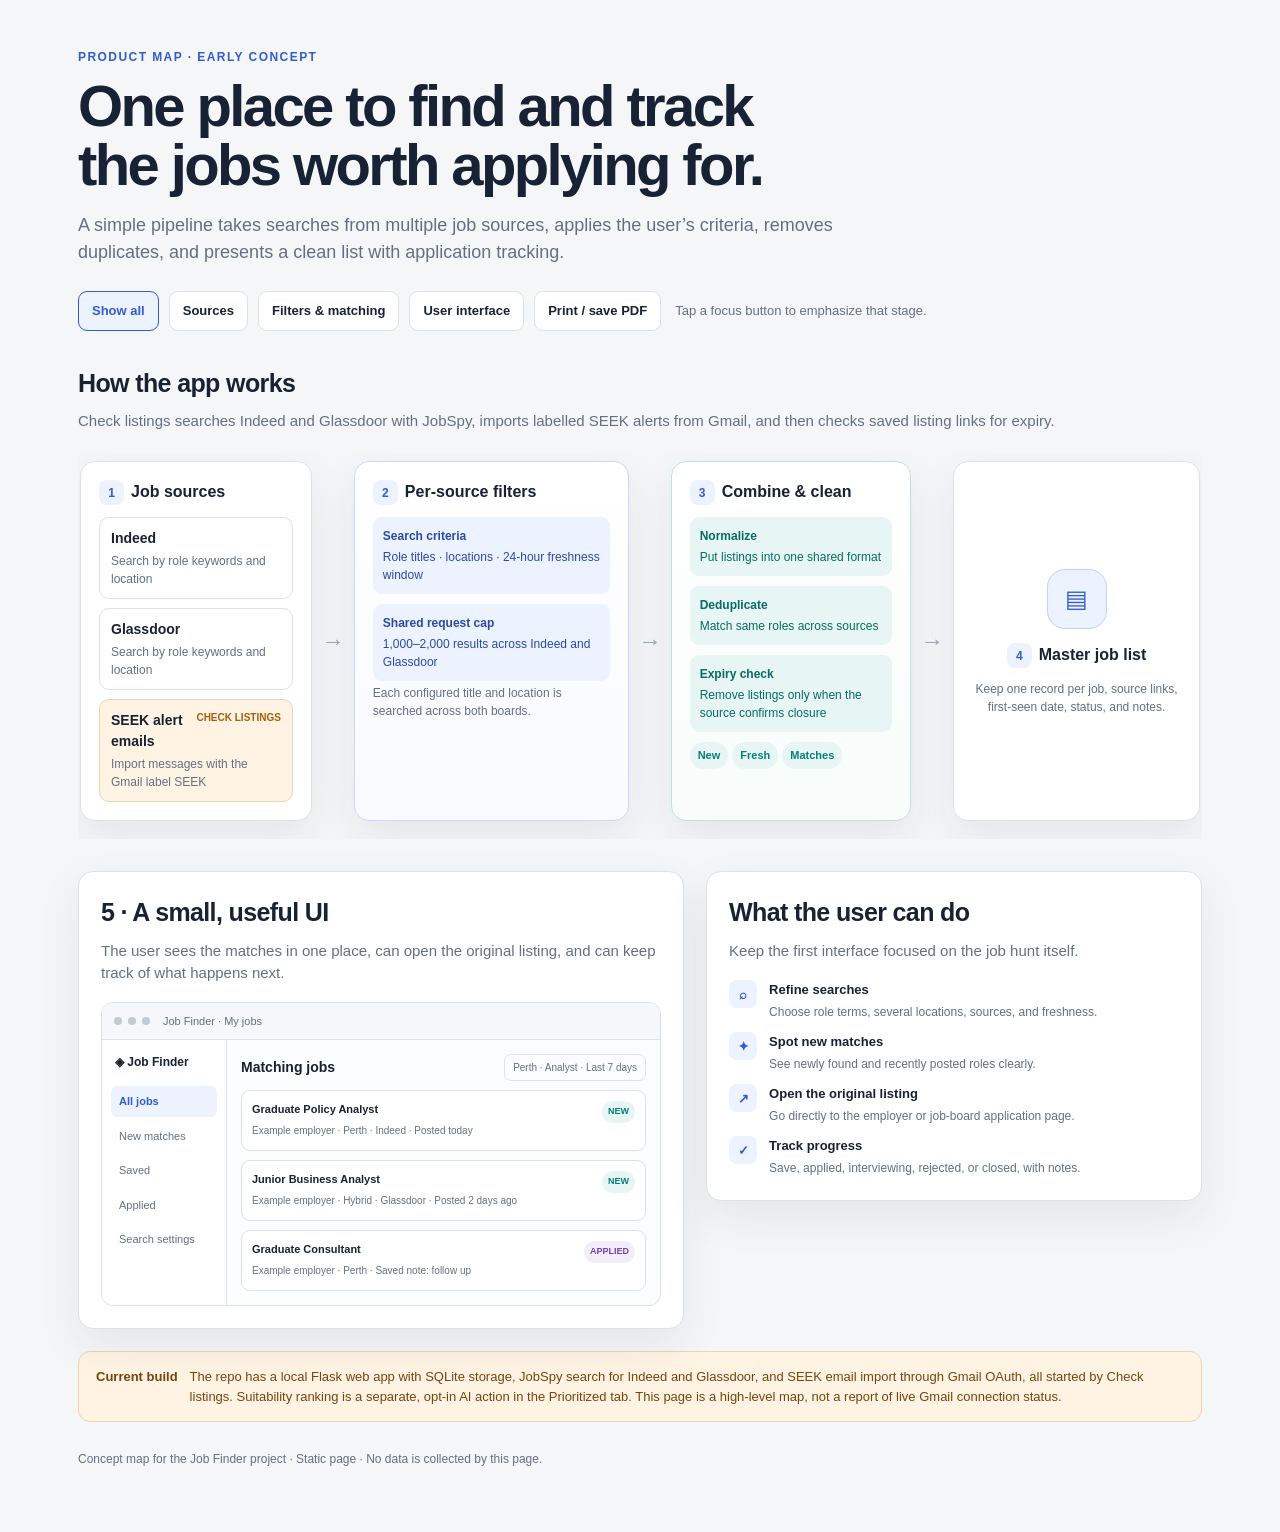
<file: highlevel-seek.html>
<!doctype html>
<html lang="en">
<head>
  <meta charset="utf-8">
  <meta name="viewport" content="width=device-width, initial-scale=1">
  <meta name="theme-color" content="#f5f6f8">
  <title>Job Finder — High-level app map</title>
  <style>
    :root {
      color-scheme: light;
      --ink: #172235;
      --muted: #637083;
      --line: #dce2e9;
      --paper: #ffffff;
      --wash: #f5f6f8;
      --blue: #335cce;
      --blue-soft: #edf2ff;
      --teal: #087e78;
      --teal-soft: #e7f6f4;
      --amber: #a45c0a;
      --amber-soft: #fff4e3;
      --violet: #7545a5;
      --violet-soft: #f4edfb;
      --shadow: 0 16px 44px rgba(24, 39, 65, .08);
    }
    * { box-sizing: border-box; }
    body {
      margin: 0;
      background: var(--wash);
      color: var(--ink);
      font: 15px/1.5 ui-sans-serif, -apple-system, BlinkMacSystemFont, "Segoe UI", sans-serif;
    }
    .page { max-width: 1180px; margin: 0 auto; padding: 48px 28px 64px; }
    .eyebrow { color: var(--blue); font-size: 12px; font-weight: 800; letter-spacing: .12em; text-transform: uppercase; }
    h1 { max-width: 760px; margin: 10px 0 12px; font-size: clamp(36px, 6vw, 58px); line-height: 1.02; letter-spacing: -.045em; }
    .intro { max-width: 760px; color: var(--muted); font-size: 18px; }
    .toolbar { display: flex; flex-wrap: wrap; align-items: center; gap: 10px; margin: 25px 0 34px; }
    button {
      appearance: none; border: 1px solid var(--line); border-radius: 9px; padding: 9px 13px;
      background: var(--paper); color: var(--ink); font: inherit; font-size: 13px; font-weight: 700; cursor: pointer;
    }
    button:hover { border-color: #aab7c7; }
    button[aria-pressed="true"] { border-color: var(--blue); background: var(--blue-soft); color: var(--blue); }
    .toolbar .hint { margin-left: 4px; color: var(--muted); font-size: 13px; }
    h2 { margin: 0 0 8px; font-size: 25px; letter-spacing: -.025em; }
    .section-copy { margin: 0 0 20px; color: var(--muted); }
    .flow-shell { overflow-x: auto; padding: 8px 2px 18px; }
    .flow { display: grid; grid-template-columns: 1.08fr 42px 1.28fr 42px 1.12fr 42px 1.15fr; align-items: stretch; min-width: 980px; }
    .arrow { display: grid; place-items: center; color: #96a3b4; font-size: 23px; }
    .card, .panel { border: 1px solid var(--line); border-radius: 15px; background: var(--paper); box-shadow: var(--shadow); }
    .card { padding: 18px; }
    .card h3 { margin: 0 0 12px; font-size: 16px; }
    .step { display: inline-grid; width: 25px; height: 25px; margin-right: 7px; place-items: center; border-radius: 8px; background: var(--blue-soft); color: var(--blue); font-size: 12px; }
    .source { padding: 10px 11px; border: 1px solid var(--line); border-radius: 10px; background: #fff; }
    .source + .source { margin-top: 9px; }
    .source strong { display: block; font-size: 14px; }
    .source small, .micro { display: block; margin-top: 3px; color: var(--muted); font-size: 12px; }
    .source.gmail { border-color: #ead4b4; background: var(--amber-soft); }
    .source.pause { border-style: dashed; background: #fafafa; }
    .source .tag { float: right; color: var(--amber); font-size: 10px; font-weight: 800; text-transform: uppercase; }
    .filter-card { border-color: #cbd6fa; background: linear-gradient(180deg, #fff, #f9faff); }
    .filter { margin-top: 10px; padding: 10px; border-radius: 9px; background: var(--blue-soft); color: #294aa9; font-size: 12px; }
    .filter strong { display: block; margin-bottom: 3px; }
    .merge-card { border-color: #bde2dd; background: linear-gradient(180deg, #fff, #f7fcfb); }
    .merge-card .filter { background: var(--teal-soft); color: #086b65; }
    .merge-chip { display: inline-block; margin: 10px 4px 0 0; padding: 5px 8px; border-radius: 999px; background: var(--teal-soft); color: var(--teal); font-size: 11px; font-weight: 700; }
    .store-card { display: flex; flex-direction: column; justify-content: center; text-align: center; }
    .db-icon { display: grid; width: 60px; height: 60px; margin: 3px auto 14px; place-items: center; border: 1px solid #bdd1ff; border-radius: 18px; background: var(--blue-soft); color: var(--blue); font-size: 24px; }
    .store-card p { margin: 0; color: var(--muted); font-size: 12px; }
    .ui-section { display: grid; grid-template-columns: 1.1fr .9fr; gap: 22px; margin-top: 32px; align-items: start; }
    .panel { padding: 22px; }
    .panel p { margin: 0; color: var(--muted); }
    .mock-window { overflow: hidden; margin-top: 17px; border: 1px solid var(--line); border-radius: 12px; background: #fbfcfe; }
    .window-bar { display: flex; align-items: center; gap: 6px; padding: 10px 12px; border-bottom: 1px solid var(--line); background: #f5f7fa; }
    .dot { width: 8px; height: 8px; border-radius: 50%; background: #c2cad4; }
    .window-title { margin-left: 7px; color: var(--muted); font-size: 11px; }
    .app-body { display: grid; grid-template-columns: 125px 1fr; min-height: 230px; }
    .side { padding: 13px 9px; border-right: 1px solid var(--line); background: #fff; }
    .brand { margin: 0 0 15px 4px; font-size: 12px; font-weight: 800; }
    .nav { margin: 4px 0; padding: 7px 8px; border-radius: 7px; color: var(--muted); font-size: 11px; }
    .nav.active { background: var(--blue-soft); color: var(--blue); font-weight: 700; }
    .job-area { padding: 14px; }
    .job-top { display: flex; align-items: center; justify-content: space-between; gap: 8px; }
    .job-top strong { font-size: 14px; }
    .search-pill { padding: 5px 8px; border: 1px solid var(--line); border-radius: 7px; color: var(--muted); font-size: 10px; }
    .job-row { display: grid; grid-template-columns: 1fr auto; gap: 8px; margin-top: 9px; padding: 10px; border: 1px solid var(--line); border-radius: 9px; background: #fff; }
    .job-row strong { display: block; font-size: 11px; }
    .job-row small { color: var(--muted); font-size: 10px; }
    .badge { align-self: start; padding: 4px 6px; border-radius: 999px; background: var(--teal-soft); color: var(--teal); font-size: 9px; font-weight: 800; }
    .badge.applied { background: var(--violet-soft); color: var(--violet); }
    .features { display: grid; gap: 10px; margin-top: 18px; }
    .feature { display: grid; grid-template-columns: 30px 1fr; gap: 10px; align-items: start; }
    .feature-icon { display: grid; width: 28px; height: 28px; place-items: center; border-radius: 8px; background: var(--blue-soft); color: var(--blue); font-size: 13px; font-weight: 800; }
    .feature strong { display: block; font-size: 13px; }
    .feature small { color: var(--muted); font-size: 12px; }
    .note { display: flex; gap: 12px; margin-top: 22px; padding: 15px 17px; border: 1px solid #ead4b4; border-radius: 12px; background: var(--amber-soft); color: #75450e; font-size: 13px; }
    .note strong { white-space: nowrap; }
    footer { margin-top: 28px; color: var(--muted); font-size: 12px; }
    [data-layer] { transition: opacity .2s ease, filter .2s ease; }
    body[data-focus="sources"] [data-layer]:not([data-layer="sources"]),
    body[data-focus="filters"] [data-layer]:not([data-layer="filters"]),
    body[data-focus="ui"] [data-layer]:not([data-layer="ui"]) { opacity: .2; filter: grayscale(.8); }
    @media (max-width: 760px) {
      .page { padding: 32px 17px 44px; }
      .ui-section { grid-template-columns: 1fr; }
      .flow { min-width: 940px; }
      .note { flex-direction: column; gap: 3px; }
    }
    @media print {
      body { background: #fff; }
      .page { max-width: none; padding: 18px; }
      .toolbar { display: none; }
      .card, .panel { box-shadow: none; }
      [data-layer] { opacity: 1 !important; filter: none !important; }
    }
  </style>
</head>
<body data-focus="all">
  <main class="page">
    <div class="eyebrow">Product map · early concept</div>
    <h1>One place to find and track the jobs worth applying for.</h1>
    <p class="intro">A simple pipeline takes searches from multiple job sources, applies the user’s criteria, removes duplicates, and presents a clean list with application tracking.</p>

    <div class="toolbar" aria-label="Highlight a part of the diagram">
      <button type="button" data-focus-button="all" aria-pressed="true">Show all</button>
      <button type="button" data-focus-button="sources" aria-pressed="false">Sources</button>
      <button type="button" data-focus-button="filters" aria-pressed="false">Filters &amp; matching</button>
      <button type="button" data-focus-button="ui" aria-pressed="false">User interface</button>
      <button type="button" id="print-button">Print / save PDF</button>
      <span class="hint">Tap a focus button to emphasize that stage.</span>
    </div>

    <section aria-labelledby="pipeline-title">
      <h2 id="pipeline-title">How the app works</h2>
      <p class="section-copy">Check listings searches Indeed and Glassdoor with JobSpy, imports labelled SEEK alerts from Gmail, and then checks saved listing links for expiry.</p>
      <div class="flow-shell">
        <div class="flow">
          <article class="card" data-layer="sources">
            <h3><span class="step">1</span>Job sources</h3>
            <div class="source"><strong>Indeed</strong><small>Search by role keywords and location</small></div>
            <div class="source"><strong>Glassdoor</strong><small>Search by role keywords and location</small></div>
            <div class="source gmail"><span class="tag">Check listings</span><strong>SEEK alert emails</strong><small>Import messages with the Gmail label SEEK</small></div>
          </article>
          <div class="arrow" aria-hidden="true">→</div>
          <article class="card filter-card" data-layer="filters">
            <h3><span class="step">2</span>Per-source filters</h3>
            <div class="filter"><strong>Search criteria</strong>Role titles · locations · 24-hour freshness window</div>
            <div class="filter"><strong>Shared request cap</strong>1,000–2,000 results across Indeed and Glassdoor</div>
            <span class="micro">Each configured title and location is searched across both boards.</span>
          </article>
          <div class="arrow" aria-hidden="true">→</div>
          <article class="card merge-card" data-layer="filters">
            <h3><span class="step">3</span>Combine &amp; clean</h3>
            <div class="filter"><strong>Normalize</strong>Put listings into one shared format</div>
            <div class="filter"><strong>Deduplicate</strong>Match same roles across sources</div>
            <div class="filter"><strong>Expiry check</strong>Remove listings only when the source confirms closure</div>
            <span class="merge-chip">New</span><span class="merge-chip">Fresh</span><span class="merge-chip">Matches</span>
          </article>
          <div class="arrow" aria-hidden="true">→</div>
          <article class="card store-card" data-layer="filters">
            <div class="db-icon" aria-hidden="true">▤</div>
            <h3><span class="step">4</span>Master job list</h3>
            <p>Keep one record per job, source links, first-seen date, status, and notes.</p>
          </article>
        </div>
      </div>
    </section>

    <section class="ui-section" data-layer="ui" aria-labelledby="ui-title">
      <article class="panel">
        <h2 id="ui-title">5 · A small, useful UI</h2>
        <p>The user sees the matches in one place, can open the original listing, and can keep track of what happens next.</p>
        <div class="mock-window" role="img" aria-label="Illustrative job tracker screen with navigation, job search, new job cards, and applied status">
          <div class="window-bar"><span class="dot"></span><span class="dot"></span><span class="dot"></span><span class="window-title">Job Finder · My jobs</span></div>
          <div class="app-body">
            <aside class="side"><div class="brand">◈ Job Finder</div><div class="nav active">All jobs</div><div class="nav">New matches</div><div class="nav">Saved</div><div class="nav">Applied</div><div class="nav">Search settings</div></aside>
            <div class="job-area">
              <div class="job-top"><strong>Matching jobs</strong><span class="search-pill">Perth · Analyst · Last 7 days</span></div>
              <div class="job-row"><div><strong>Graduate Policy Analyst</strong><small>Example employer · Perth · Indeed · Posted today</small></div><span class="badge">NEW</span></div>
              <div class="job-row"><div><strong>Junior Business Analyst</strong><small>Example employer · Hybrid · Glassdoor · Posted 2 days ago</small></div><span class="badge">NEW</span></div>
              <div class="job-row"><div><strong>Graduate Consultant</strong><small>Example employer · Perth · Saved note: follow up</small></div><span class="badge applied">APPLIED</span></div>
            </div>
          </div>
        </div>
      </article>
      <article class="panel">
        <h2>What the user can do</h2>
        <p>Keep the first interface focused on the job hunt itself.</p>
        <div class="features">
          <div class="feature"><span class="feature-icon">⌕</span><div><strong>Refine searches</strong><small>Choose role terms, several locations, sources, and freshness.</small></div></div>
          <div class="feature"><span class="feature-icon">✦</span><div><strong>Spot new matches</strong><small>See newly found and recently posted roles clearly.</small></div></div>
          <div class="feature"><span class="feature-icon">↗</span><div><strong>Open the original listing</strong><small>Go directly to the employer or job-board application page.</small></div></div>
          <div class="feature"><span class="feature-icon">✓</span><div><strong>Track progress</strong><small>Save, applied, interviewing, rejected, or closed, with notes.</small></div></div>
        </div>
      </article>
    </section>

    <div class="note"><strong>Current build</strong><span>The repo has a local Flask web app with SQLite storage, JobSpy search for Indeed and Glassdoor, and SEEK email import through Gmail OAuth, all started by Check listings. Suitability ranking is a separate, opt-in AI action in the Prioritized tab. This page is a high-level map, not a report of live Gmail connection status.</span></div>
    <footer>Concept map for the Job Finder project · Static page · No data is collected by this page.</footer>
  </main>
  <script>
    const buttons = document.querySelectorAll('[data-focus-button]');
    buttons.forEach((button) => button.addEventListener('click', () => {
      document.body.dataset.focus = button.dataset.focusButton;
      buttons.forEach((item) => item.setAttribute('aria-pressed', String(item === button)));
    }));
    document.getElementById('print-button').addEventListener('click', () => window.print());
  </script>
</body>
</html>
</file>
